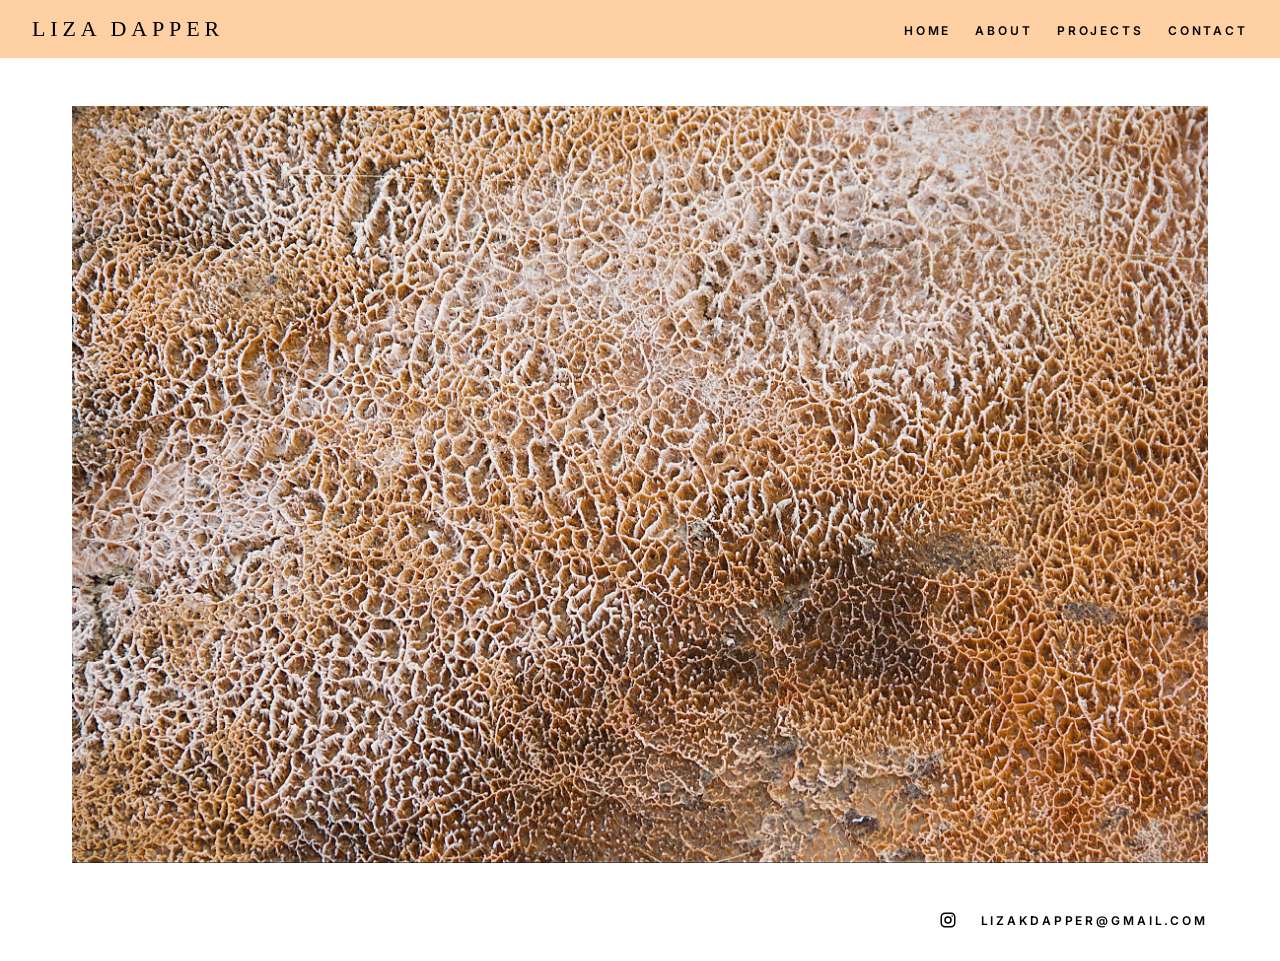
<file: index.html>
<!DOCTYPE html>
<html lang="en">
<head>
    <meta charset="UTF-8">
    <meta name="viewport" content="width=device-width, initial-scale=1.0">
    <title>Liza Dapper</title>
    <link rel="stylesheet" href="stylesheet.css">
    <link rel="preconnect" href="https://fonts.googleapis.com">
<link rel="preconnect" href="https://fonts.gstatic.com" crossorigin>
<link href="https://fonts.googleapis.com/css2?family=Inter:wght@400;500;600;700&display=swap" rel="stylesheet">
</head>
<body>
    <nav class="menu">
        <a class="logo" href="index.html">Liza Dapper</a>

        <ul>
            <li><a href="index.html">Home</a></li>
            <li><a href="about.html">About</a></li>
            <li><a href="projects.html">Projects</a></li>
            <li><a href="contact.html">Contact</a></li>
        </ul>
    </nav>

    <main class="home-images">
        <img src="front-page.jpg" alt="Front page">
    </main>

    <footer class="home-footer">
        <a class="instagram-link" href="https://www.instagram.com/lizakdapp_art/" aria-label="Instagram">
            <svg aria-hidden="true" viewBox="0 0 24 24" fill="none" xmlns="http://www.w3.org/2000/svg">
                <rect x="3" y="3" width="18" height="18" rx="5" stroke="currentColor" stroke-width="2"/>
                <circle cx="12" cy="12" r="4" stroke="currentColor" stroke-width="2"/>
                <circle cx="17.5" cy="6.5" r="1" fill="currentColor"/>
            </svg>
        </a>
        <a href="mailto:lizakdapper@gmail.com">lizakdapper@gmail.com</a>
    </footer>
</body>
</html>
</file>
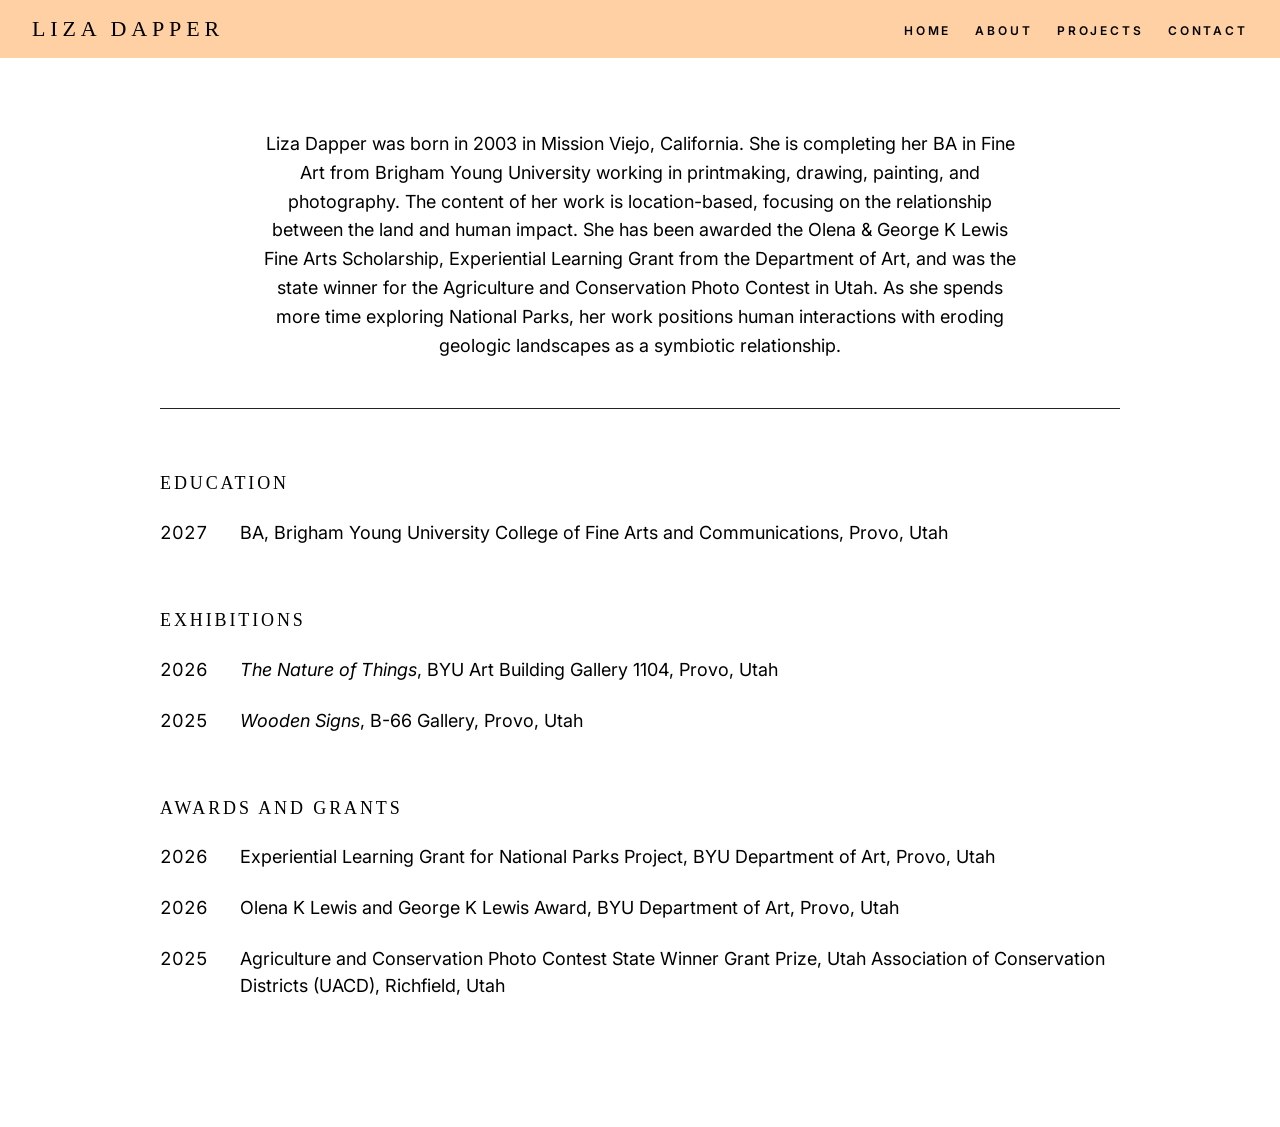
<file: about.html>
<!DOCTYPE html>
<html lang="en">
<head>
    <meta charset="UTF-8">
    <meta name="viewport" content="width=device-width, initial-scale=1.0">
    <title>About | Liza Dapper</title>
    <link rel="stylesheet" href="stylesheet.css">
    <link rel="preconnect" href="https://fonts.googleapis.com">
    <link rel="preconnect" href="https://fonts.gstatic.com" crossorigin>
    <link href="https://fonts.googleapis.com/css2?family=Inter:wght@400;500;600;700&display=swap" rel="stylesheet">
</head>
<body>
    <nav class="menu">
        <a class="logo" href="index.html">Liza Dapper</a>

        <ul>
            <li><a href="index.html">Home</a></li>
            <li><a href="about.html">About</a></li>
            <li><a href="projects.html">Projects</a></li>
            <li><a href="contact.html">Contact</a></li>
        </ul>
    </nav>

    <main class="cv">
        <section class="artist-bio">
            <p>Liza Dapper was born in 2003 in Mission Viejo, California. She is completing her BA in Fine Art from Brigham Young University working in printmaking, drawing, painting, and photography. The content of her work is location-based, focusing on the relationship between the land and human impact. She has been awarded the Olena &amp; George K Lewis Fine Arts Scholarship, Experiential Learning Grant from the Department of Art, and was the state winner for the Agriculture and Conservation Photo Contest in Utah. As she spends more time exploring National Parks, her work positions human interactions with eroding geologic landscapes as a symbiotic relationship.</p>
        </section>
        <hr class="cv-divider">

        <section class="cv-section">
            <h2>EDUCATION</h2>
            <div class="cv-row">
                <div class="cv-year">2027</div>
                <div>BA, Brigham Young University College of Fine Arts and Communications, Provo, Utah</div>
            </div>
        </section>

        <section class="cv-section">
            <h2>EXHIBITIONS</h2>
            <div class="cv-row">
                <div class="cv-year">2026</div>
                <div><em>The Nature of Things</em>, BYU Art Building Gallery 1104, Provo, Utah</div>
            </div>
            <div class="cv-row">
                <div class="cv-year">2025</div>
                <div><em>Wooden Signs</em>, B-66 Gallery, Provo, Utah</div>
            </div>
        </section>

        <section class="cv-section">
            <h2>AWARDS AND GRANTS</h2>
            <div class="cv-row">
                <div class="cv-year">2026</div>
                <div>Experiential Learning Grant for National Parks Project, BYU Department of Art, Provo, Utah</div>
            </div>
            <div class="cv-row">
                <div class="cv-year">2026</div>
                <div>Olena K Lewis and George K Lewis Award, BYU Department of Art, Provo, Utah</div>
            </div>
            <div class="cv-row">
                <div class="cv-year">2025</div>
                <div>Agriculture and Conservation Photo Contest State Winner Grant Prize, Utah Association of Conservation Districts (UACD), Richfield, Utah</div>
            </div>
        </section>
    </main>
    
</body>
</html>
</file>
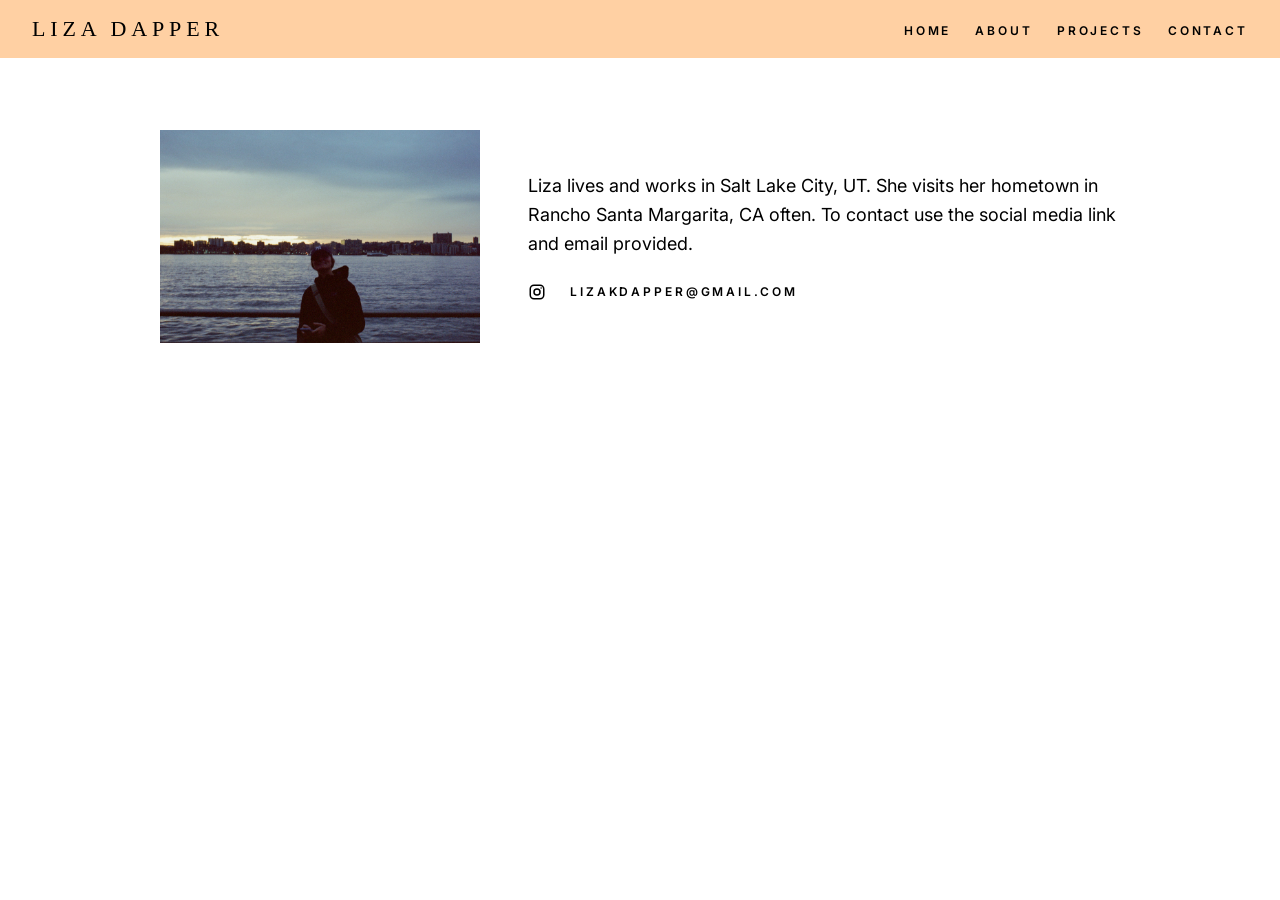
<file: contact.html>
<!DOCTYPE html>
<html lang="en">
<head>
    <meta charset="UTF-8">
    <meta name="viewport" content="width=device-width, initial-scale=1.0">
    <title>Contact | Liza Dapper</title>
    <link rel="stylesheet" href="stylesheet.css">
    <link rel="preconnect" href="https://fonts.googleapis.com">
    <link rel="preconnect" href="https://fonts.gstatic.com" crossorigin>
    <link href="https://fonts.googleapis.com/css2?family=Inter:wght@400;500;600;700&display=swap" rel="stylesheet">
</head>
<body>
    <nav class="menu">
        <a class="logo" href="index.html">Liza Dapper</a>

        <ul>
            <li><a href="index.html">Home</a></li>
            <li><a href="about.html">About</a></li>
            <li><a href="projects.html">Projects</a></li>
            <li><a href="contact.html">Contact</a></li>
        </ul>
    </nav>

    <main class="contact-content" id="contact">
        <img src="contact.jpg" alt="Liza standing by the water at dusk">
        <div class="contact-details">
            <p>Liza lives and works in Salt Lake City, UT. She visits her hometown in Rancho Santa Margarita, CA often. To contact use the social media link and email provided.</p>
            <div class="contact-links">
                <a class="instagram-link" href="https://www.instagram.com/lizakdapp_art/" aria-label="Instagram">
                    <svg aria-hidden="true" viewBox="0 0 24 24" fill="none" xmlns="http://www.w3.org/2000/svg">
                        <rect x="3" y="3" width="18" height="18" rx="5" stroke="currentColor" stroke-width="2"/>
                        <circle cx="12" cy="12" r="4" stroke="currentColor" stroke-width="2"/>
                        <circle cx="17.5" cy="6.5" r="1" fill="currentColor"/>
                    </svg>
                </a>
                <a href="mailto:lizakdapper@gmail.com">lizakdapper@gmail.com</a>
            </div>
        </div>
    </main>
</body>
</html>
</file>
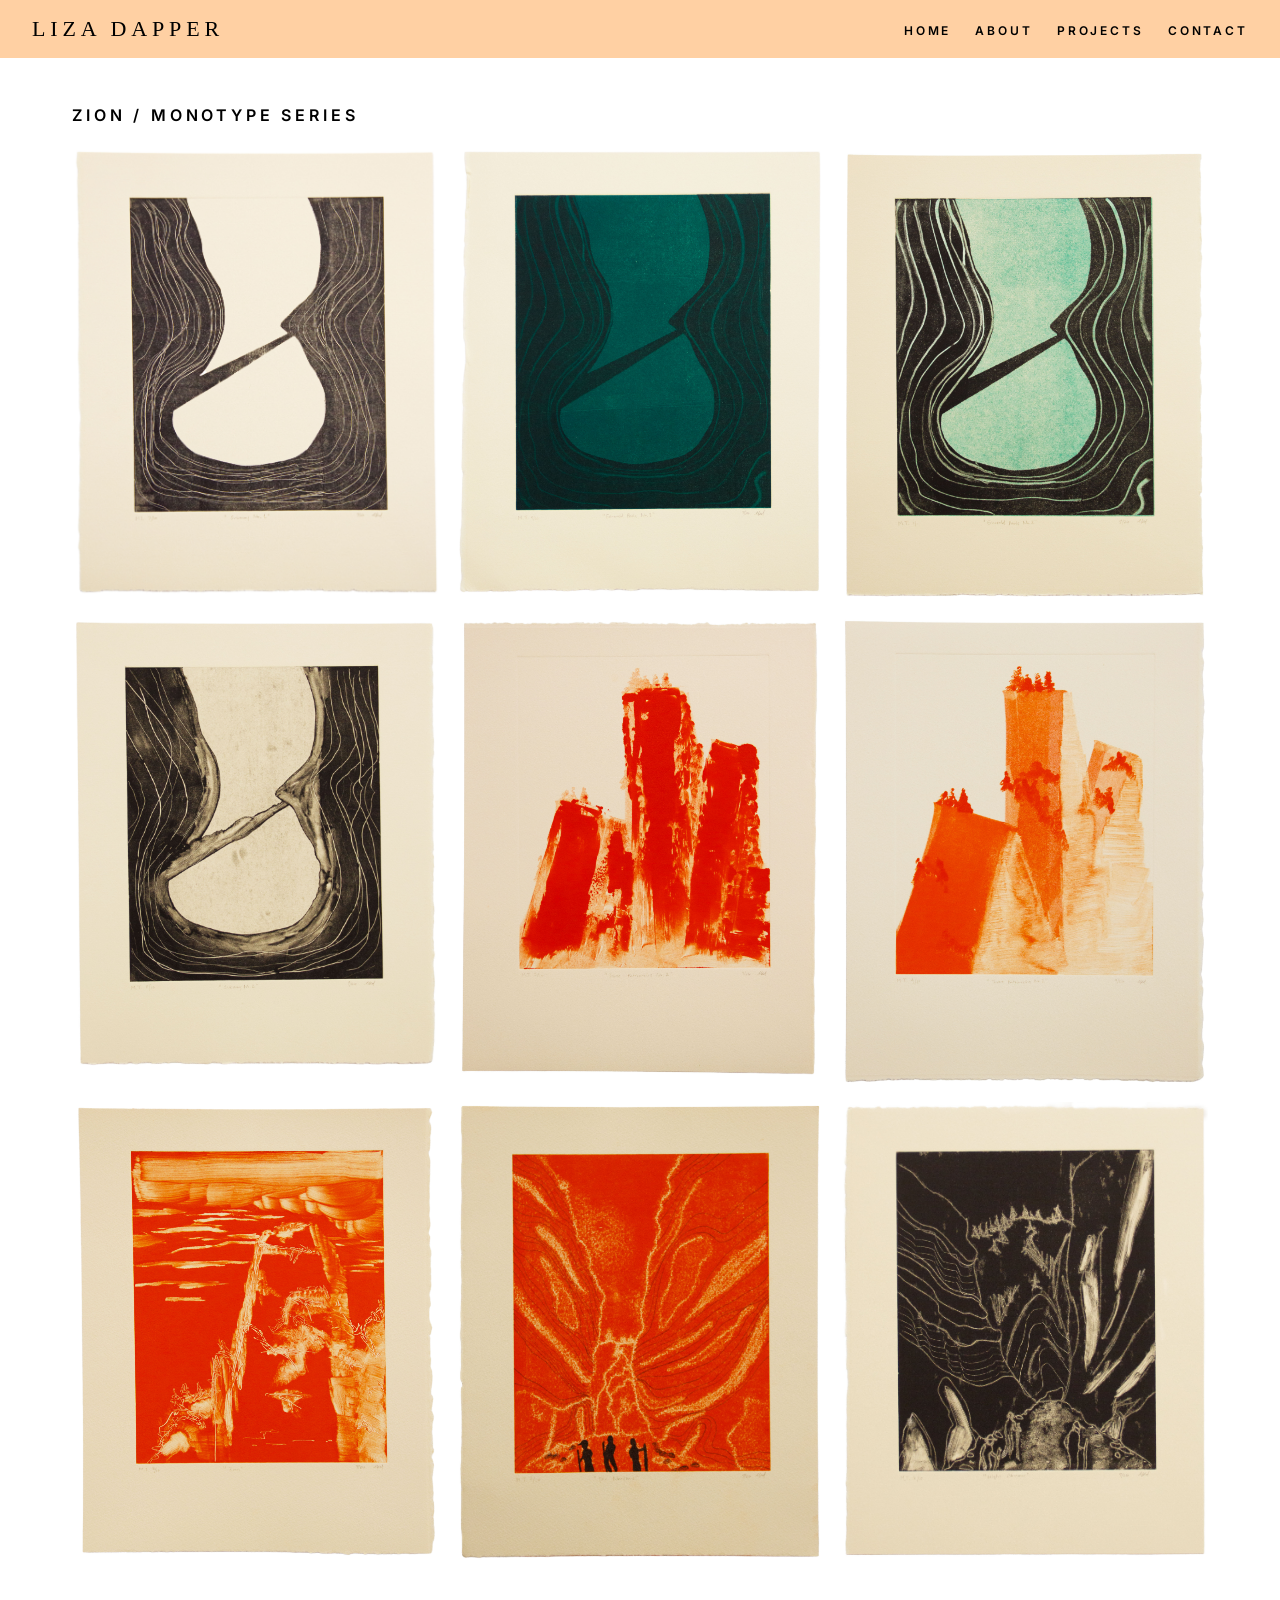
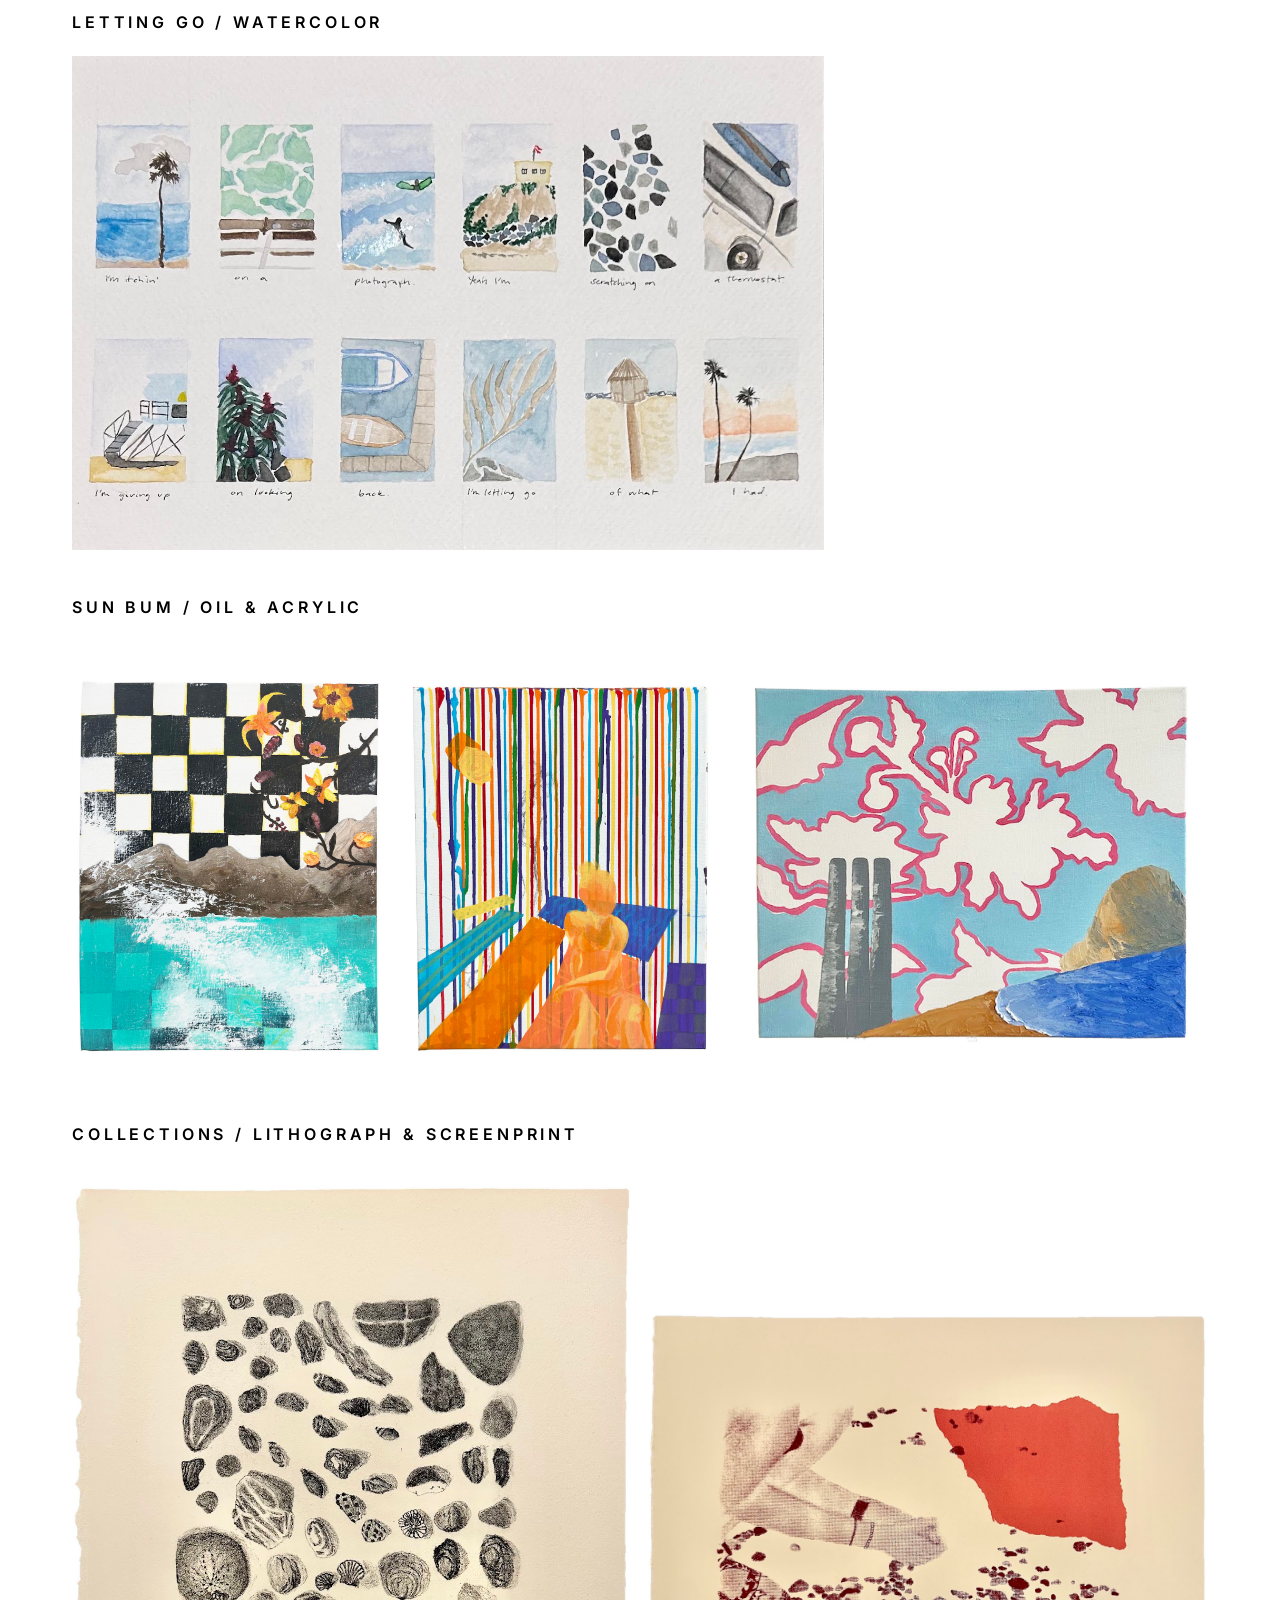
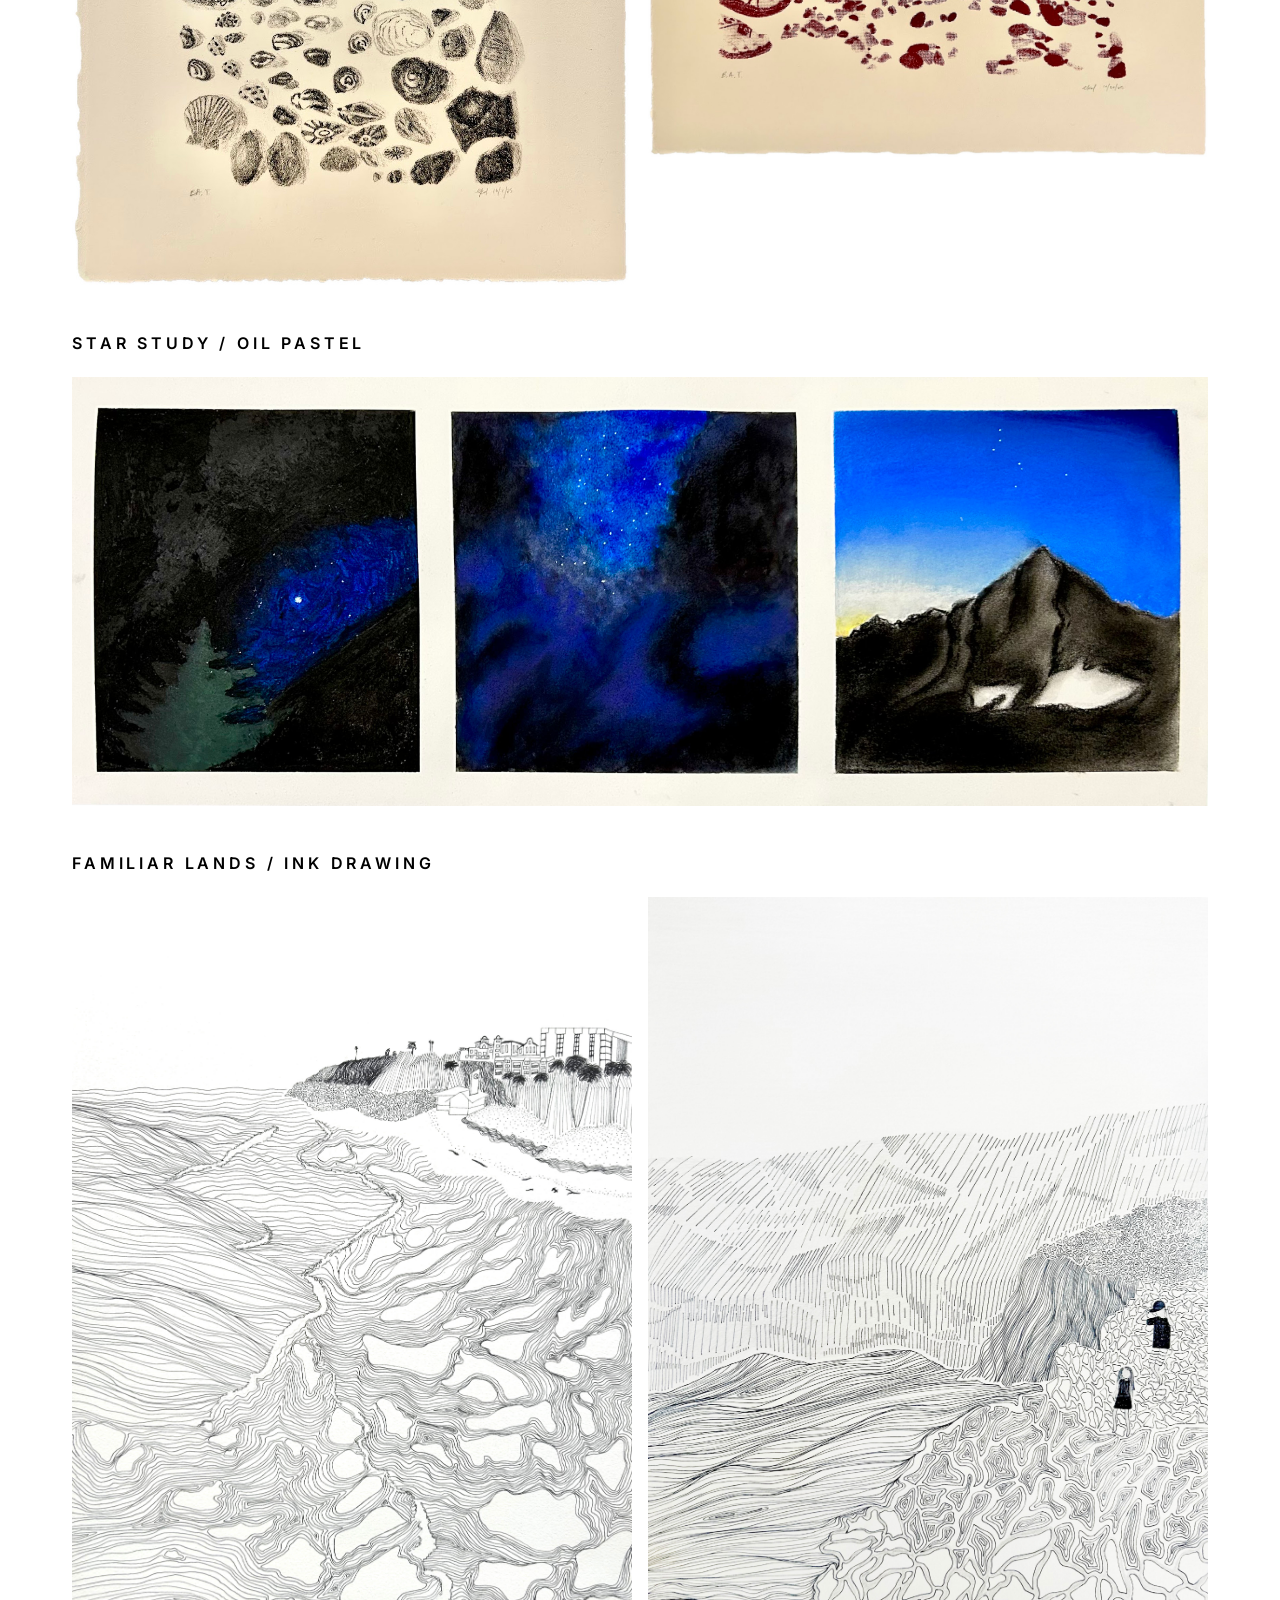
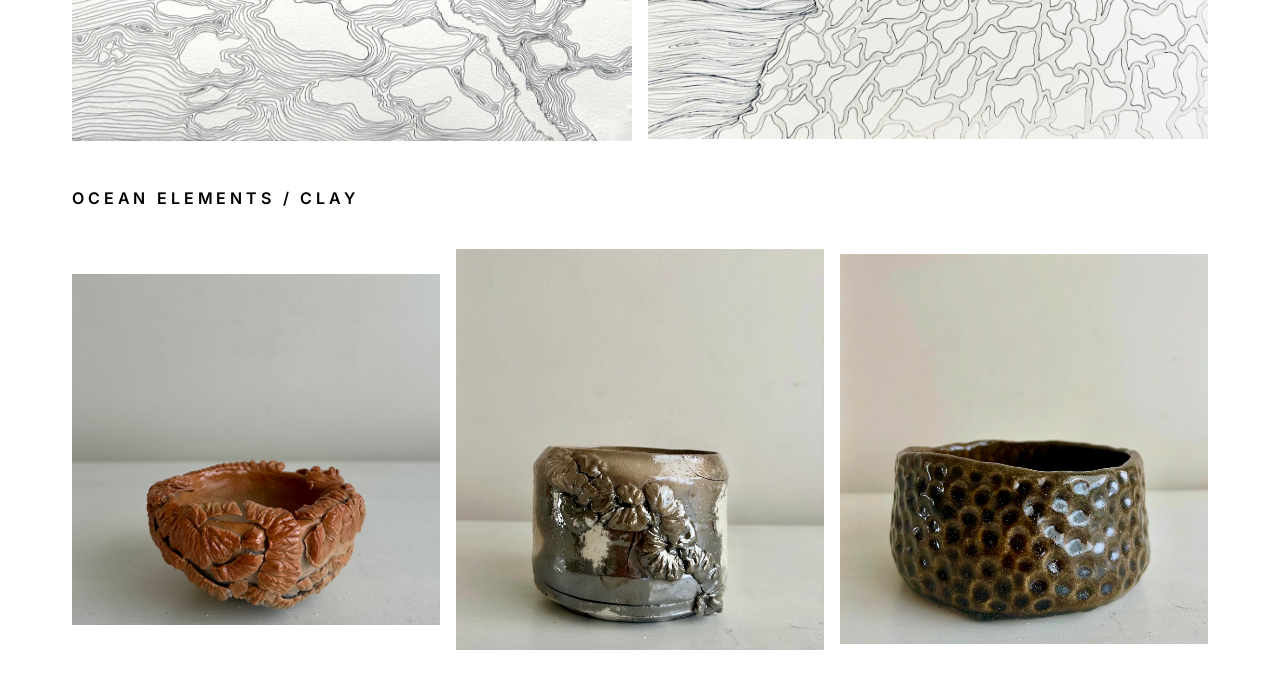
<file: projects.html>
<!DOCTYPE html>
<html lang="en">
<head>
    <meta charset="UTF-8">
    <meta name="viewport" content="width=device-width, initial-scale=1.0">
    <title>Projects | Liza Dapper</title>
    <link rel="stylesheet" href="stylesheet.css">
    <script src="magnifier.js" defer></script>
    <link rel="preconnect" href="https://fonts.googleapis.com">
    <link rel="preconnect" href="https://fonts.gstatic.com" crossorigin>
    <link href="https://fonts.googleapis.com/css2?family=Inter:wght@400;500;600;700&display=swap" rel="stylesheet">
</head>
<body>
    <nav class="menu">
        <a class="logo" href="index.html">Liza Dapper</a>

        <ul>
            <li><a href="index.html">Home</a></li>
            <li><a href="about.html">About</a></li>
            <li><a href="projects.html">Projects</a></li>
            <li><a href="contact.html">Contact</a></li>
        </ul>
    </nav>

    <main>
        <h1 class="project-heading">Zion / Monotype Series</h1>
        <div class="project-gallery">
            <img src="subway1.jpeg" alt="Subway landscape photograph">
            <img src="emeraldpools1.jpeg" alt="Emerald Pools photograph">
            <img src="emeraldpools2.jpeg" alt="Emerald Pools photograph">
            <img src="emeraldpools3.jpeg" alt="Emerald Pools photograph">
            <img src="threepatriarchs1.jpeg" alt="Three Patriarchs photograph">
            <img src="threepatriarchs2.jpeg" alt="Three Patriarchs photograph">
            <img src="zion.jpeg" alt="Zion photograph">
            <img src="narrows1.jpeg" alt="Narrows photograph">
            <img src="narrows2.jpeg" alt="Narrows Photograph">
        </div>
        <h2 class="project-heading">Letting Go / Watercolor</h2>
        <div class="project-gallery project-gallery--wide">
            <img src="letting-go.jpeg" alt="Letting Go watercolor painting">
        </div>
        <h2 class="project-heading">Sun Bum / Oil &amp; Acrylic</h2>
        <div class="project-gallery project-gallery--centered project-gallery--last-wide">
            <img src="caribbeanoftherockies.jpeg" alt="Caribbean of the Rockies painting">
            <img src="thefourth.jpeg" alt="The Fourth painting">
            <img src="morrobay.jpeg" alt="Morro Bay painting">
        </div>
        <h2 class="project-heading">Collections / Lithograph &amp; Screenprint</h2>
        <div class="project-gallery project-gallery--two project-gallery--centered">
            <img src="collection.jpeg" alt="Collection print">
            <img src="collecting.jpeg" alt="Collecting print">
        </div>
        <h2 class="project-heading">Star Study / Oil Pastel</h2>
        <div class="project-gallery project-gallery--full">
            <img src="starstudy.jpeg" alt="Star Study photograph">
        </div>
        <h2 class="project-heading">Familiar Lands / Ink Drawing</h2>
        <div class="project-gallery project-gallery--two">
            <img src="tstreet.jpeg" alt="T Street ink drawing">
            <img src="kona.jpeg" alt="Kona ink drawing">
        </div>
        <h2 class="project-heading">Ocean Elements / Clay</h2>
        <div class="project-gallery project-gallery--centered">
            <img src="coral-ribbons.jpeg" alt="Coral Ribbons clay sculpture">
            <img src="ocean-floor.jpg" alt="Ocean Floor clay sculpture">
            <img src="seaweed.jpg" alt="Seaweed clay sculpture">
        </div>
    </main>
</body>
</html>
</file>
<file: stylesheet.css>
.menu {
    display: flex;
    justify-content: space-between;
    align-items: center;
    padding: 16px 32px;
}

.menu ul {
    display: flex;
    gap: 24px;
    margin: 0;
    padding: 0;
    list-style: none;
}

.menu a {
    color: black;
    text-decoration: none;
}

.menu ul a {
    font-family: "Inter", sans-serif;
    font-size: 12px;
    font-weight: 600;
    letter-spacing: 0.24em;
    text-transform: uppercase;
}

.menu a:hover {
    text-decoration: underline;
}

.logo {
    font-family: Georgia, "Times New Roman", serif;
    font-size: 22px;
    font-weight: 400;
    letter-spacing: 0.22em;
    text-transform: uppercase;
}
* {
    font-family: "Inter", sans-serif;
}

body {
    margin: 0;
    background-color: white;
}

.home-images {
    display: grid;
    grid-template-columns: minmax(0, 1fr);
    width: calc(100% - 96px);
    max-width: 1136px;
    margin: 48px auto;
}

.home-images img {
    display: block;
    justify-self: center;
    width: auto;
    max-width: 100%;
    height: auto;
    /* Fit the photo on screen below the menu (menu + top margin + a little space below). */
    max-height: max(320px, calc(100vh - 140px));
    max-height: max(320px, calc(100dvh - 140px));
}

.project-gallery {
    display: grid;
    grid-template-columns: repeat(3, minmax(0, 1fr));
    gap: 16px;
    width: calc(100% - 96px);
    max-width: 1136px;
    margin: 0 auto 48px;
}

.project-heading {
    width: calc(100% - 96px);
    max-width: 1136px;
    margin: 48px auto 24px;
    font-family: "Inter", sans-serif;
    font-size: 12pt;
    font-weight: 600;
    letter-spacing: 0.24em;
    line-height: 1.2;
    text-transform: uppercase;
}

.project-gallery img {
    display: block;
    width: 100%;
    height: auto;
}

@media (hover: hover) and (pointer: fine) {
    .project-gallery img {
        cursor: crosshair;
    }
}

.zoom-lens,
.zoom-panel {
    display: none;
    position: fixed;
    z-index: 1000;
    pointer-events: none;
    box-sizing: border-box;
}

.zoom-lens {
    border: 1px solid rgba(0, 0, 0, 0.5);
    background-color: rgba(255, 255, 255, 0.3);
}

.zoom-panel {
    border: 1px solid #999;
    background-color: white;
    background-repeat: no-repeat;
    box-shadow: 0 8px 24px rgba(0, 0, 0, 0.2);
}

.project-gallery--full img {
    grid-column: 1 / -1;
}

.project-gallery--two {
    grid-template-columns: repeat(2, minmax(0, 1fr));
}

.project-gallery--wide img {
    grid-column: span 2;
}

.project-gallery--last-wide {
    grid-template-columns: minmax(0, 1fr) minmax(0, 1fr) minmax(0, 1.5fr);
}

.project-gallery--centered {
    align-items: center;
    padding-top: 16px;
}

.home-footer {
    display: flex;
    justify-content: flex-end;
    align-items: center;
    gap: 24px;
    width: calc(100% - 96px);
    max-width: 1136px;
    margin: 0 auto 32px;
}

.home-footer a {
    display: inline-flex;
    align-items: center;
    color: black;
    font-size: 12px;
    font-weight: 600;
    letter-spacing: 0.24em;
    text-decoration: none;
    text-transform: uppercase;
}

.home-footer a:hover {
    text-decoration: underline;
}

.instagram-link svg {
    display: block;
    width: 18px;
    height: 18px;
}

.contact-content {
    display: grid;
    grid-template-columns: minmax(0, 320px) minmax(0, 1fr);
    align-items: center;
    gap: 48px;
    width: calc(100% - 64px);
    max-width: 960px;
    margin: 72px auto;
}

.contact-content > img {
    display: block;
    width: 100%;
    height: auto;
}

.contact-details p {
    margin: 0;
    font-size: 18px;
    line-height: 1.6;
}

.contact-links {
    display: flex;
    align-items: center;
    gap: 24px;
    margin-top: 24px;
}

.contact-links a {
    display: inline-flex;
    align-items: center;
    color: black;
    font-size: 12px;
    font-weight: 600;
    letter-spacing: 0.24em;
    text-decoration: none;
    text-transform: uppercase;
}

.contact-links a:hover {
    text-decoration: underline;
}

.menu {
    width: 100%;
    box-sizing: border-box;
    background-color: #FFD0A3;
}

.cv {
    max-width: 960px;
    margin: 0 auto;
    padding: 72px 32px 64px;
}

.artist-bio {
    max-width: 760px;
    margin: 0 auto;
    text-align: center;
    font-size: 18px;
    line-height: 1.6;
}

.artist-bio p {
    margin: 0;
}

.cv-divider {
    border: 0;
    border-top: 1px solid #222;
    margin: 48px 0 64px;
}

.cv-section {
    margin-bottom: 64px;
}

.cv h2 {
    margin: 0 0 24px;
    font-family: Georgia, "Times New Roman", serif;
    font-size: 18px;
    font-weight: 400;
    letter-spacing: 0.16em;
    line-height: 1.2;
}

.cv-row {
    display: grid;
    grid-template-columns: 64px minmax(0, 1fr);
    gap: 16px;
    margin-bottom: 24px;
    font-family: "Inter", sans-serif;
    font-size: 18px;
    line-height: 1.5;
}

.cv-year {
    font-variant-numeric: tabular-nums;
}

@media (max-width: 700px) {
    .home-images {
        width: calc(100% - 40px);
        margin: 32px auto;
    }

    .project-gallery {
        grid-template-columns: repeat(2, minmax(0, 1fr));
        width: calc(100% - 40px);
        margin: 0 auto 32px;
    }

    .project-heading {
        width: calc(100% - 40px);
        margin: 32px auto 16px;
    }

    .home-footer {
        width: calc(100% - 40px);
        gap: 16px;
        margin-bottom: 24px;
    }

    .home-footer a {
        font-size: 10px;
        letter-spacing: 0.16em;
    }

    .contact-content {
        grid-template-columns: 1fr;
        gap: 24px;
        width: calc(100% - 40px);
        margin: 40px auto;
    }

    .contact-content > img {
        max-width: 360px;
    }

    .contact-details p {
        font-size: 16px;
    }

    .contact-links {
        gap: 16px;
    }

    .contact-links a {
        font-size: 10px;
        letter-spacing: 0.16em;
    }

    .menu {
        align-items: flex-start;
        flex-direction: column;
        gap: 12px;
        padding: 16px 20px;
    }

    .menu ul {
        gap: 16px;
        flex-wrap: wrap;
    }

    .cv {
        padding: 72px 20px 48px;
    }

    .artist-bio {
        font-size: 16px;
    }

    .cv-divider {
        margin: 36px 0 48px;
    }

    .cv-section {
        margin-bottom: 48px;
    }

    .cv-row {
        grid-template-columns: 52px minmax(0, 1fr);
        font-size: 17px;
    }
}

@media (max-width: 420px) {
    .project-gallery {
        grid-template-columns: 1fr;
    }

    .project-gallery--wide img {
        grid-column: auto;
    }
}
</file>
